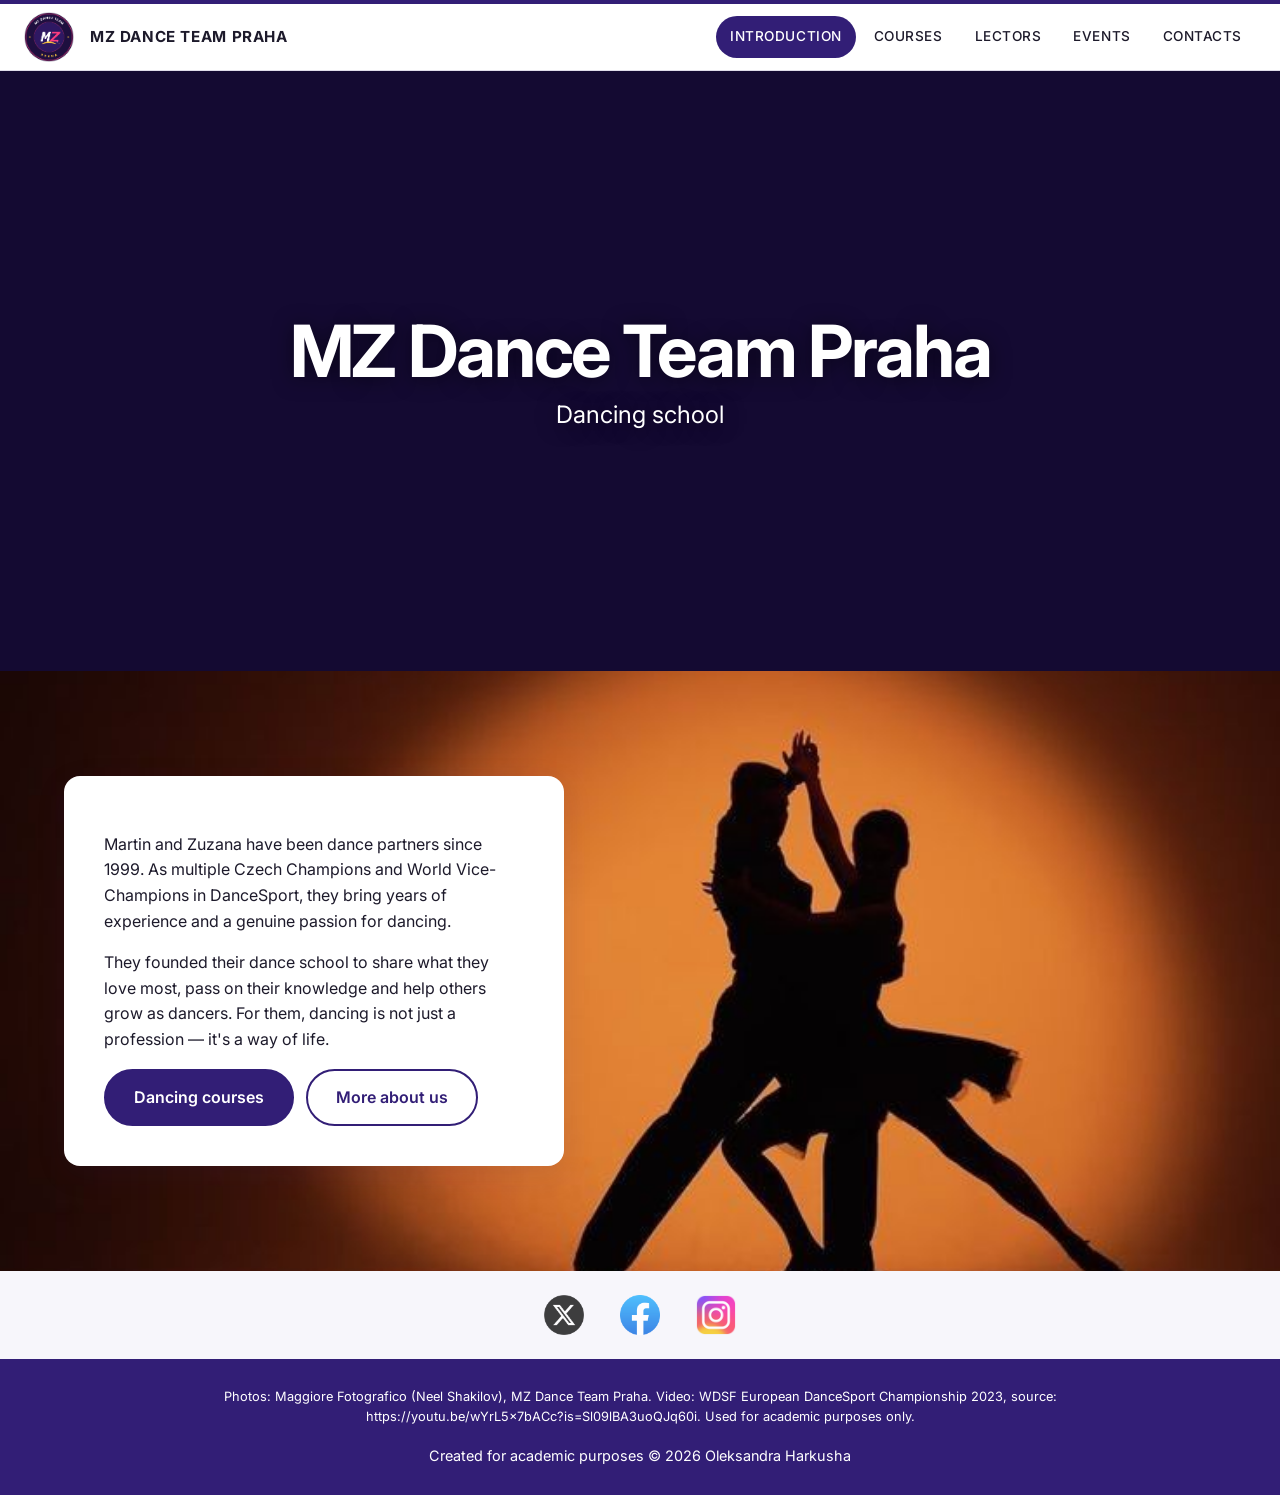
<file: docs/index.html>
<!DOCTYPE html>
<html lang="en">
<head>
    <meta charset="UTF-8">
    <meta name="viewport" content="width=device-width, initial-scale=1.0">
    <meta name="author" content="Oleksandra Harkusha">
    <meta name="keywords" content="Dance, dance class, Praha, MZ Dance Team Praha">
    <meta name="description" content="This page is an introduction page for MZ Dance Team Praha">
    <title>MZ Dance Team Praha - Introduction</title>
    <link rel="icon" type="image/x-icon" href="./assets/img/favicon1.ico">
    <link rel="stylesheet" href="./assets/css/styles.css">
    <link rel="preconnect" href="https://fonts.googleapis.com">
    <link rel="preconnect" href="https://fonts.gstatic.com" crossorigin>
    <link href="https://fonts.googleapis.com/css2?family=Inter:wght@400;500;600;700;800&display=swap" rel="stylesheet">

</head>
<body>

<header>
    <a href="" class="logo">
        <img src="./assets/img/logo1.png" alt="MZ Dance Team">
    </a>
    <div class="company-name">MZ Dance Team Praha</div>
    <nav>
        <a class="active-nav" href="">Introduction</a>
        <a href="courses">Courses</a>
        <a href="lectors">Lectors</a>
        <a href="events">Events</a>
        <a href="contacts">Contacts</a>
    </nav>
</header>
<main>
    <div class="video-showcase">
        <video autoplay muted loop playsinline class="showcase-bg">
            <source src="./assets/img/intro-video1.mp4" type="video/mp4">
            Your browser does not support the video tag.
        </video>

        <div class="video-content">
            <h1>MZ Dance Team Praha</h1>
            <h2>Dancing school</h2>

        </div>
    </div>
    <div class="img-showcase">
        <img src="./assets/img/couple1.jpg" alt="Dancing couple" class="showcase-bg">

        <div class="img-content">
            <p>
                Martin and Zuzana have been dance partners since 1999. As multiple Czech Champions and World Vice-Champions in DanceSport, they bring years of experience and a genuine passion for dancing.
            </p>
            <p>
                They founded their dance school to share what they love most, pass on their knowledge and help others grow as dancers. For them, dancing is not just a profession — it's a way of life.
            </p>
            <div class="img-buttons">
                <a href="courses" class="btn">Dancing courses</a>
                <a href="lectors" class="btn">More about us</a>
            </div>
        </div>
    </div>
</main>
<footer>
    <div class="social-icons">
        <a href="https://x.com/macadmacad" target="_blank" class="social-icon-x">X</a>
        <a href="https://www.facebook.com/MZDanceTeam" target="_blank" class="social-icon-facebook">Facebook</a>
        <a href="https://www.instagram.com/mzdanceteampraha/" target="_blank"
           class="social-icon-instagram">Instagram</a>
    </div>
    <div class="credits">
        <p>Photos: Maggiore Fotografico (Neel Shakilov), MZ Dance Team Praha. Video: WDSF European DanceSport Championship 2023, source: https://youtu.be/wYrL5x7bACc?is=Sl09lBA3uoQJq60i. Used for academic purposes only.</p>
    </div>
    <div class="copyright">Created for academic purposes &copy; 2026 Oleksandra Harkusha</div>
</footer>
</body>
</html>
</file>
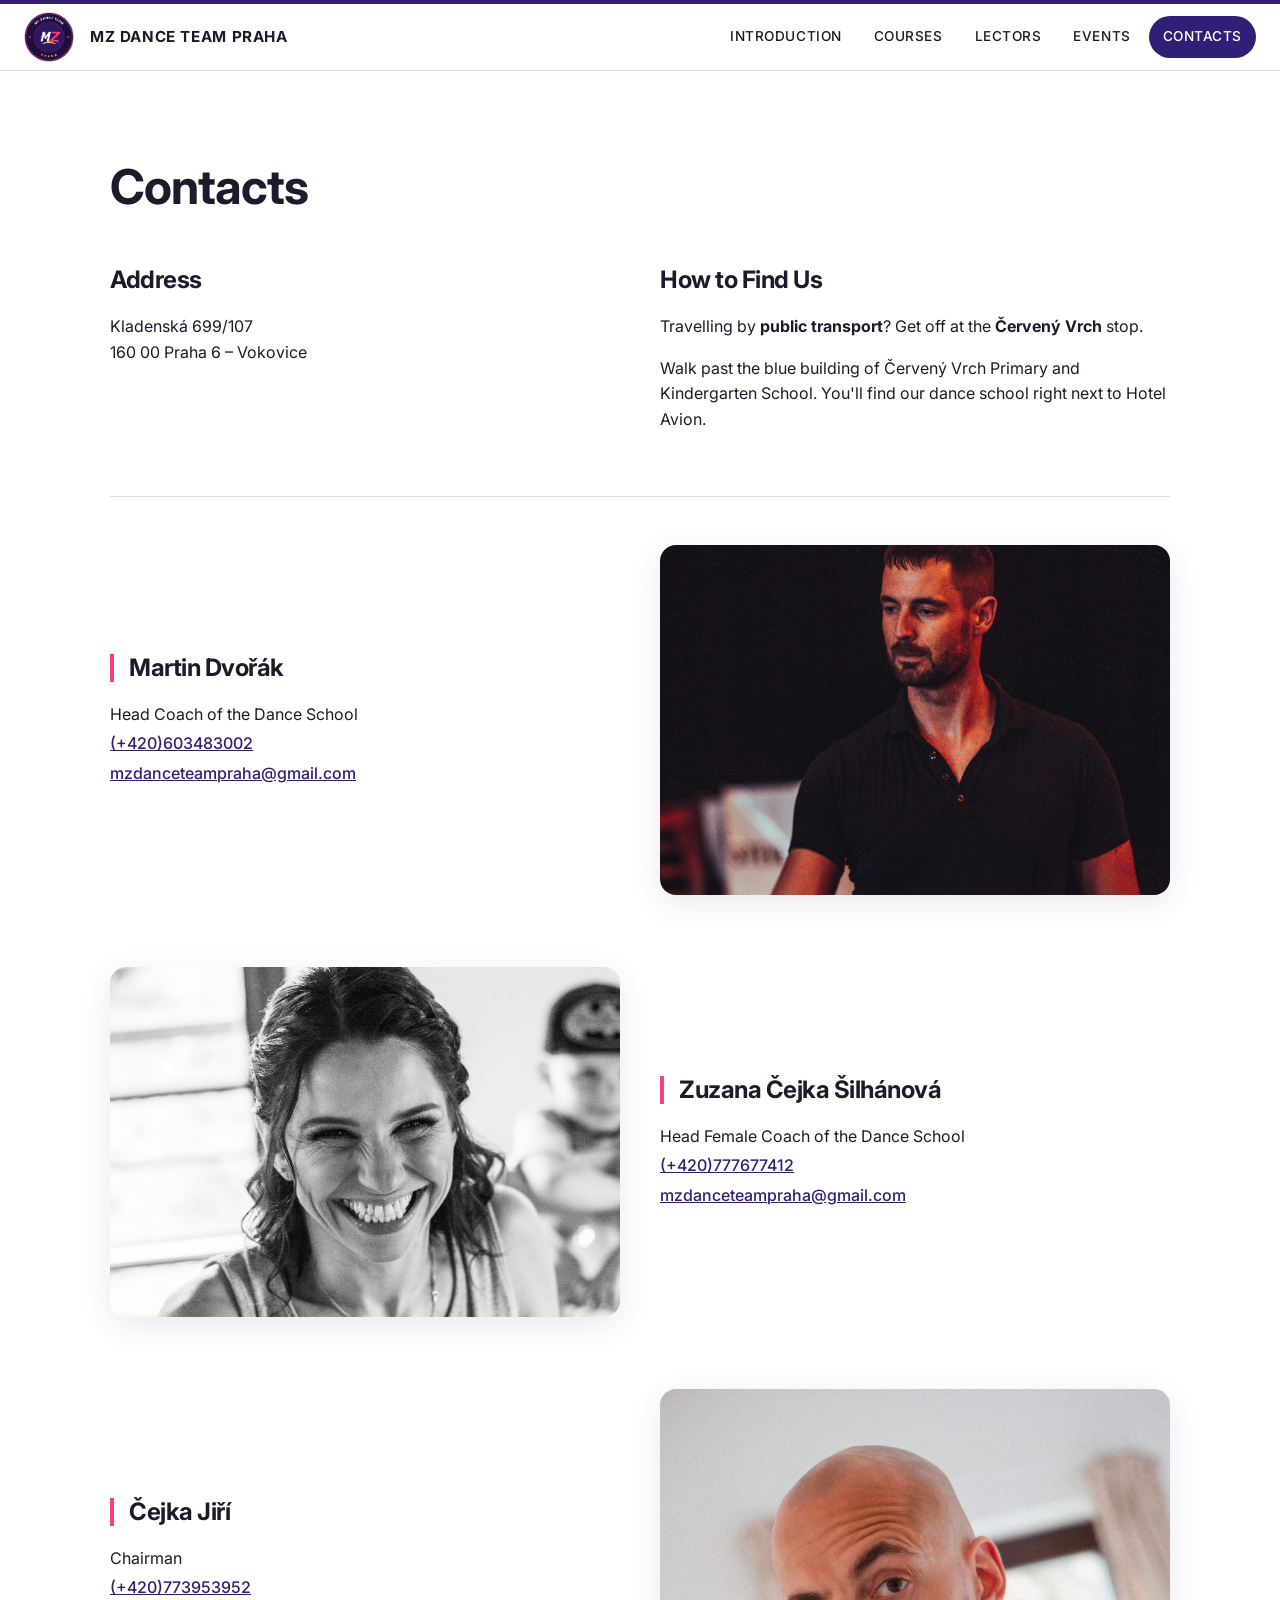
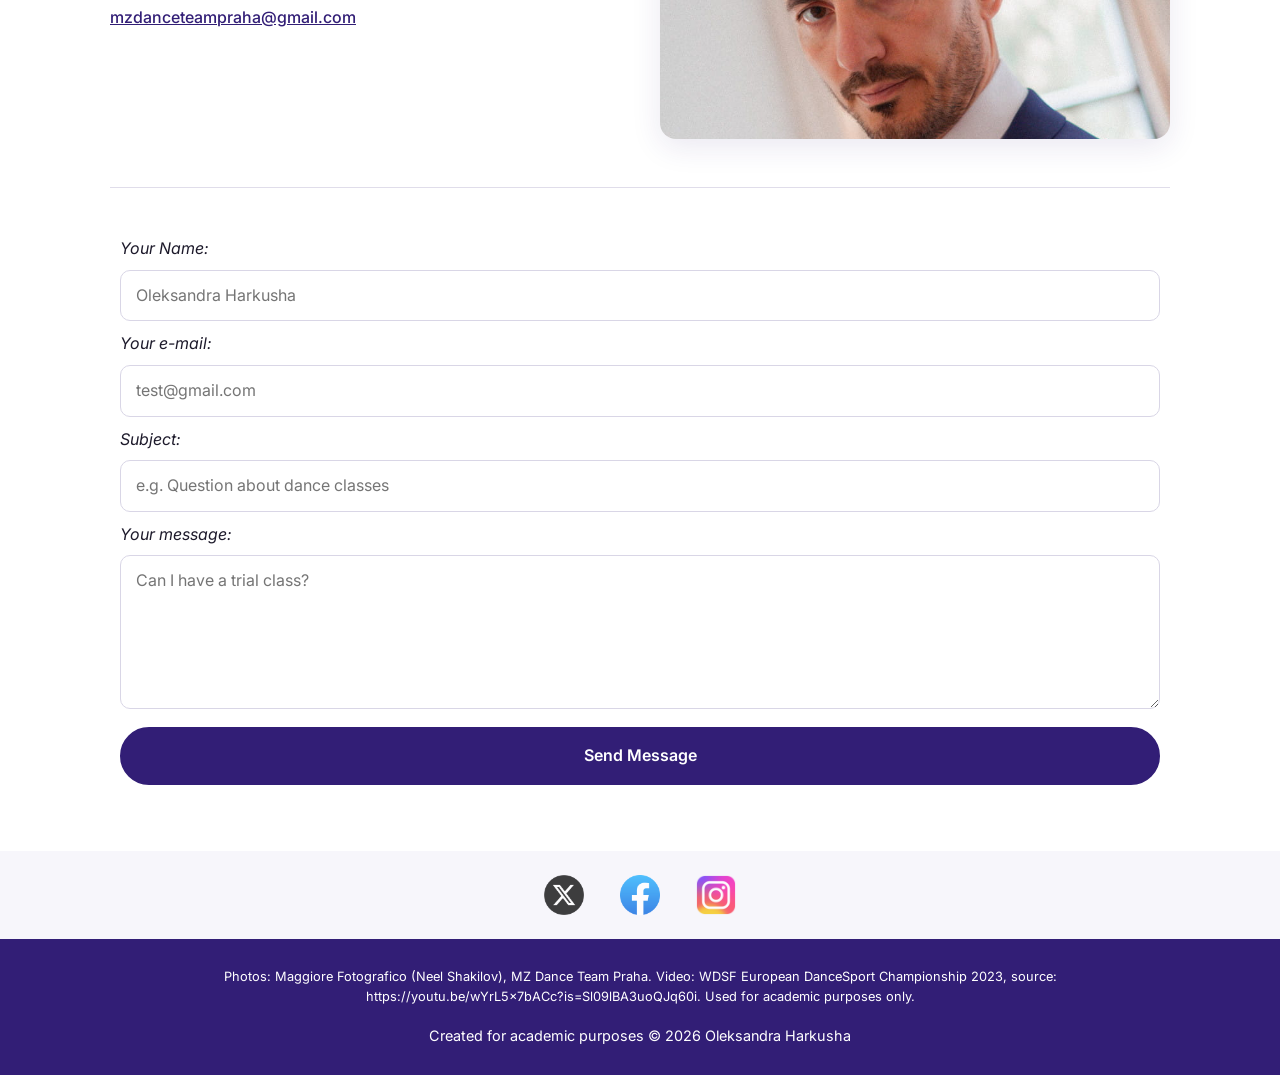
<file: docs/contacts/index.html>
<!DOCTYPE html>
<html lang="en">
<head>
    <meta charset="UTF-8">
    <meta name="viewport" content="width=device-width, initial-scale=1.0">
    <meta name="author" content="Oleksandra Harkusha">
    <meta name="keywords" content="Dance, dance class, contacts, Praha, MZ Dance Team Praha">
    <meta name="description" content="This page is about MZ Dance Team Praha contacts">
    <title>Contacts - MZ Dance Team Praha</title>
    <link rel="stylesheet" href="../assets/css/styles.css">
    <link rel="icon" type="image/x-icon" href="../assets/img/favicon1.ico">

    <link rel="preconnect" href="https://fonts.googleapis.com">
    <link rel="preconnect" href="https://fonts.gstatic.com" crossorigin>
    <link href="https://fonts.googleapis.com/css2?family=Inter:wght@400;500;600;700;800&display=swap" rel="stylesheet">
</head>
<body>

<header>
    <a href=".." class="logo">
        <img src="../assets/img/logo1.png" alt="MZ Dance Team">
    </a>
    <div class="company-name">MZ Dance Team Praha</div>
    <nav>
        <a href="..">Introduction</a>
        <a href="../courses">Courses</a>
        <a href="../lectors">Lectors</a>
        <a href="../events">Events</a>
        <a href="" class="active-nav">Contacts</a>
    </nav>
</header>

<main class="cards-container">
    <h1>Contacts</h1>
    <div class="contacts-wrapper  bottom-line">
        <section class="contact-info">
            <h2>Address</h2>
            <p>
                Kladenská 699/107<br>
                160 00 Praha 6 – Vokovice
            </p>
        </section>

        <section class="contact-info">
            <h2>How to Find Us</h2>
            <p>Travelling by <strong>public transport</strong>? Get off at the <strong>Červený Vrch</strong> stop.</p>
            <p>Walk past the blue building of Červený Vrch Primary and Kindergarten School. You'll find our dance school right next to Hotel Avion.</p>
        </section>
    </div>

    <div class="cards-list bottom-line">
        <article class="card">
            <div class="course-info">
                <h2>Martin Dvořák</h2>
                <div>Head Coach of the Dance School</div>
                <a href="tel:(+420)603483002">(+420)603483002</a>
                <a href="mailto:mzdanceteampraha@gmail.com">mzdanceteampraha@gmail.com</a>
            </div>
            <div class="course-image">
                <img src="../assets/img/lectors/martin.jpg" alt="Martin">
            </div>
        </article>

        <article class="card reverse">
            <div class="course-info">
                <h2>Zuzana Čejka Šilhánová</h2>
                <div>Head Female Coach of the Dance School</div>
                <a href="tel:(+420)777677412">(+420)777677412</a>
                <a href="mailto:mzdanceteampraha@gmail.com">mzdanceteampraha@gmail.com</a>
            </div>
            <div class="course-image">
                <img src="../assets/img/lectors/zuzka.jpg" alt="Zuzana">
            </div>
        </article>

        <article class="card">
            <div class="course-info">
                <h2>Čejka Jiří</h2>
                <div>Chairman</div>
                <a href="tel:(+420)773953952">(+420)773953952</a>
                <a href="mailto:mzdanceteampraha@gmail.com">mzdanceteampraha@gmail.com</a>
            </div>
            <div class="course-image">
                <img src="../assets/img/lectors/chairman.jpg" alt="Čejka Jiří photo">
            </div>
        </article>
    </div>

    <form action="mailto:mzdanceteampraha1@gmail.com" method="post" enctype="text/plain">
        <div class="form-group">
            <label for="name">Your Name:</label>
            <input type="text" id="name" name="name" required placeholder="Oleksandra Harkusha">
        </div>

        <div class="form-group">
            <label for="email">Your e-mail:</label>
            <input type="email" id="email" name="email" required placeholder="test@gmail.com">
        </div>

        <div class="form-group">
            <label for="subject">Subject:</label>
            <input type="text" id="subject" name="subject" placeholder="e.g. Question about dance classes">
        </div>

        <div class="form-group">
            <label for="message">Your message:</label>
            <textarea id="message" name="message" rows="5" required placeholder="Can I have a trial class?"></textarea>
        </div>
        <div class="form-group">
            <button type="submit" class="btn submit-btn">Send Message</button>
        </div>
    </form>

</main>

<footer>
    <div class="social-icons">
        <a href="https://x.com/macadmacad" target="_blank" class="social-icon-x">X</a>
        <a href="https://www.facebook.com/MZDanceTeam" target="_blank" class="social-icon-facebook">Facebook</a>
        <a href="https://www.instagram.com/mzdanceteampraha/" target="_blank"
           class="social-icon-instagram">Instagram</a>
    </div>
    <div class="credits">
        <p>Photos: Maggiore Fotografico (Neel Shakilov), MZ Dance Team Praha. Video: WDSF European DanceSport Championship 2023, source: https://youtu.be/wYrL5x7bACc?is=Sl09lBA3uoQJq60i. Used for academic purposes only.</p>
    </div>
    <div class="copyright">Created for academic purposes &copy; 2026 Oleksandra Harkusha</div>
</footer>
</body>
</html>
</file>
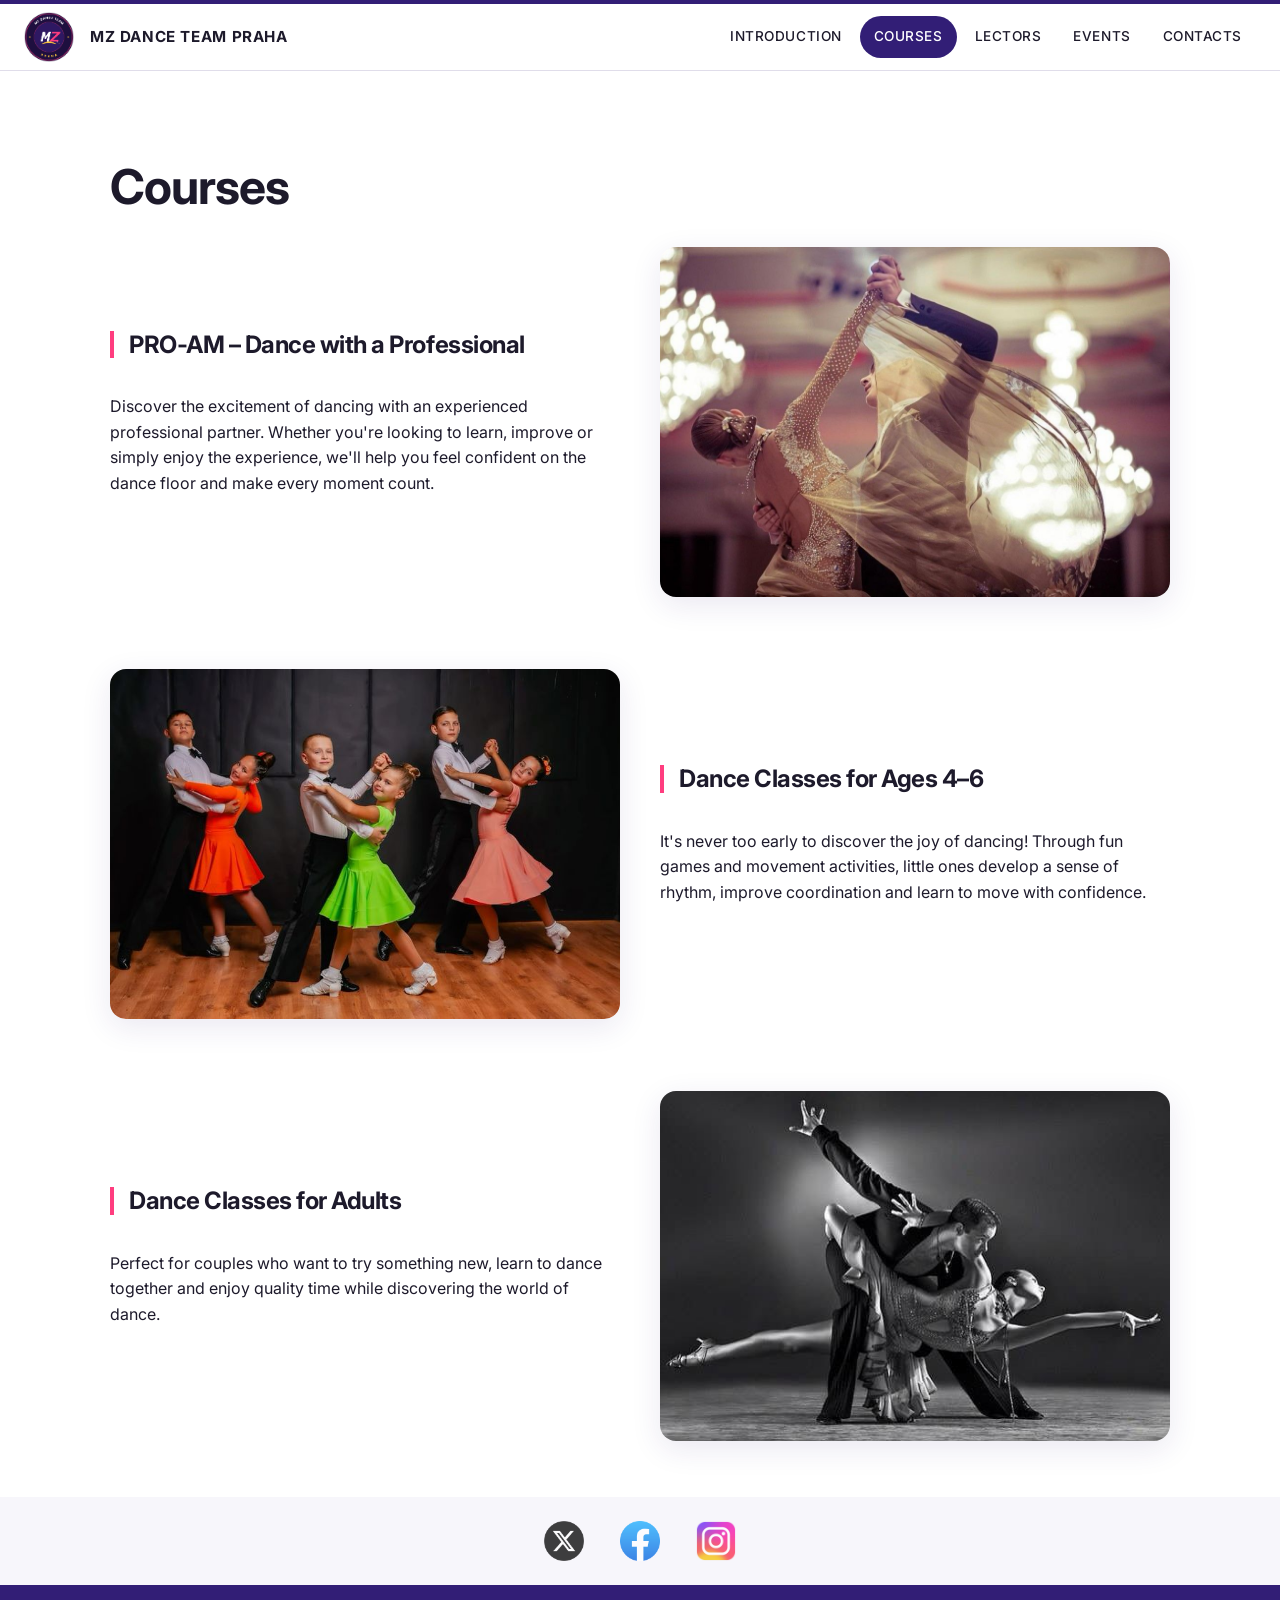
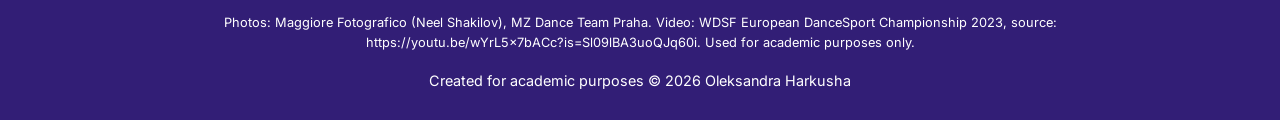
<file: docs/courses/index.html>
<!DOCTYPE html>
<html lang="en">
<head>
    <meta charset="UTF-8">
    <meta name="viewport" content="width=device-width, initial-scale=1.0">
    <meta name="author" content="Oleksandra Harkusha">
    <meta name="keywords" content="Dance, dance class, courses, Praha, MZ Dance Team Praha">
    <meta name="description" content="This page is about courses by MZ Dance Team Praha">
    <title>Courses - MZ Dance Team Praha</title>
    <link rel="stylesheet" href="../assets/css/styles.css">
    <link rel="icon" type="image/x-icon" href="../assets/img/favicon1.ico">

    <link rel="preconnect" href="https://fonts.googleapis.com">
    <link rel="preconnect" href="https://fonts.gstatic.com" crossorigin>
    <link href="https://fonts.googleapis.com/css2?family=Inter:wght@400;500;600;700;800&display=swap" rel="stylesheet">
</head>
<body>
<header>
    <a href=".." class="logo">
        <img src="../assets/img/logo1.png" alt="MZ Dance Team">
    </a>
    <div class="company-name">MZ Dance Team Praha</div>
    <nav>
        <a href="..">Introduction</a>
        <a href="" class="active-nav">Courses</a>
        <a href="../lectors">Lectors</a>
        <a href="../events">Events</a>
        <a href="../contacts">Contacts</a>
    </nav>
</header>

<main class="cards-container">
    <h1 class="page-title">Courses</h1>

    <div class="cards-list">
        <article class="card">
            <div class="course-info">
                <h2>PRO-AM – Dance with a Professional</h2>
                <p>Discover the excitement of dancing with an experienced professional partner. Whether you're looking to learn, improve or simply enjoy the experience, we'll help you feel confident on the dance floor and make every moment count.</p>
            </div>
            <div class="course-image">
                <img src="../assets/img/courses/course1.jpg" alt="PRO-AM">
            </div>
        </article>

        <article class="card reverse">
            <div class="course-info">
                <h2>Dance Classes for Ages 4–6</h2>
                <p>It's never too early to discover the joy of dancing! Through fun games and movement activities, little ones develop a sense of rhythm, improve coordination and learn to move with confidence.</p>
            </div>
            <div class="course-image">
                <img src="../assets/img/courses/course2.jpg" alt="Dance Classes for Ages 4–6">
            </div>
        </article>

        <article class="card">
            <div class="course-info">
                <h2>Dance Classes for Adults</h2>
                <p>Perfect for couples who want to try something new, learn to dance together and enjoy quality time while discovering the world of dance.</p>
            </div>
            <div class="course-image">
                <img src="../assets/img/courses/course3.jpg" alt="Dance Classes for Adults">
            </div>
        </article>
    </div>
</main>

<footer>
    <div class="social-icons">
        <a href="https://x.com/macadmacad" target="_blank" class="social-icon-x">X</a>
        <a href="https://www.facebook.com/MZDanceTeam" target="_blank" class="social-icon-facebook">Facebook</a>
        <a href="https://www.instagram.com/mzdanceteampraha/" target="_blank"
           class="social-icon-instagram">Instagram</a>
    </div>
    <div class="credits">
        <p>Photos: Maggiore Fotografico (Neel Shakilov), MZ Dance Team Praha. Video: WDSF European DanceSport Championship 2023, source: https://youtu.be/wYrL5x7bACc?is=Sl09lBA3uoQJq60i. Used for academic purposes only.</p>
    </div>
    <div class="copyright">Created for academic purposes &copy; 2026 Oleksandra Harkusha</div>
</footer>
</body>
</html>
</file>
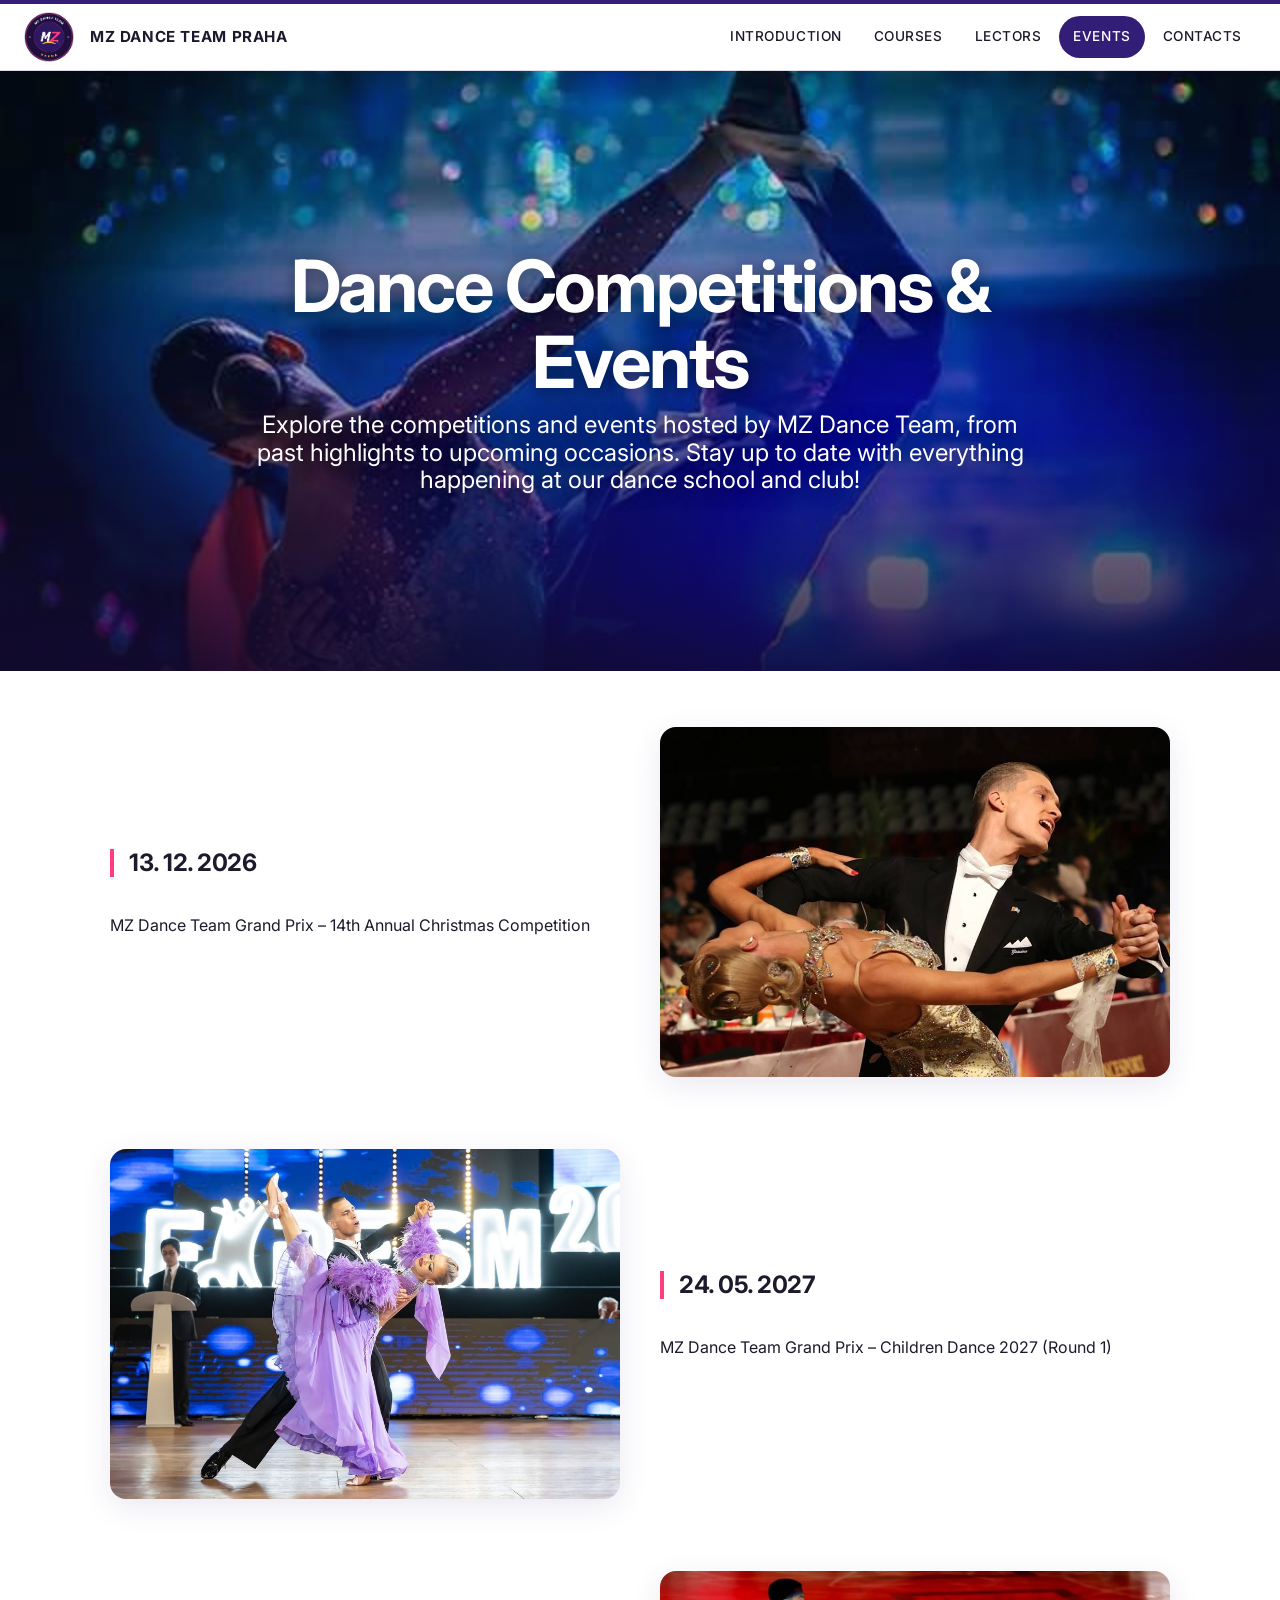
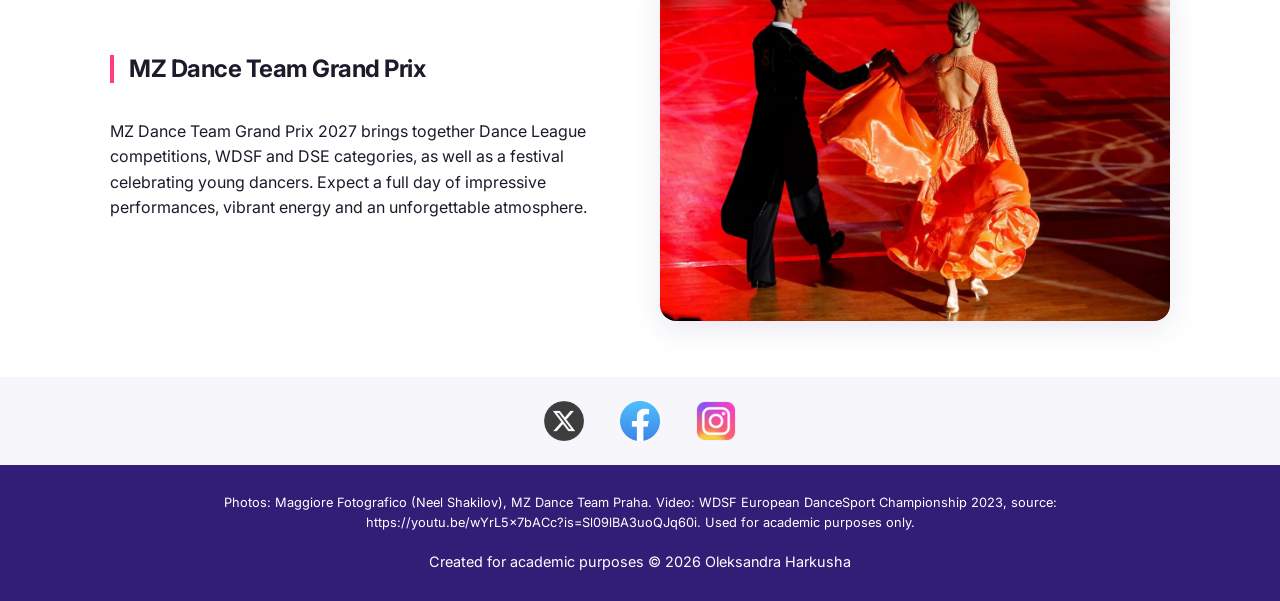
<file: docs/events/index.html>
<!DOCTYPE html>
<html lang="en">
<head>
    <meta charset="UTF-8">
    <meta name="viewport" content="width=device-width, initial-scale=1.0">
    <meta name="author" content="Oleksandra Harkusha">
    <meta name="keywords" content="Dance, dance class, events, Praha, MZ Dance Team Praha">
    <meta name="description" content="This page is about events with MZ Dance Team Praha">
    <title>Events - MZ Dance Team Praha</title>
    <link rel="stylesheet" href="../assets/css/styles.css">
    <link rel="icon" type="image/x-icon" href="../assets/img/favicon1.ico">

    <link rel="preconnect" href="https://fonts.googleapis.com">
    <link rel="preconnect" href="https://fonts.gstatic.com" crossorigin>
    <link href="https://fonts.googleapis.com/css2?family=Inter:wght@400;500;600;700;800&display=swap" rel="stylesheet">
</head>
<body>
<header>
    <a href=".." class="logo">
        <img src="../assets/img/logo1.png" alt="MZ Dance Team">
    </a>
    <div class="company-name">MZ Dance Team Praha</div>
    <nav>
        <a href="..">Introduction</a>
        <a href="../courses">Courses</a>
        <a href="../lectors">Lectors</a>
        <a href="" class="active-nav">Events</a>
        <a href="../contacts">Contacts</a>
    </nav>
</header>

<main>
    <div class="video-showcase">
        <img src="../assets/img/event/event1.jpg" alt="MZ Dance Team" class="showcase-bg">

        <div class="video-content">
            <h1>Dance Competitions & Events</h1>
            <h2>Explore the competitions and events hosted by MZ Dance Team, from past highlights to upcoming occasions. Stay up to date with everything happening at our dance school and club!</h2>
        </div>
    </div>

<div class="cards-container cards-list">
    <article class="card">
        <div class="course-info">
            <h2>13. 12. 2026</h2>
            <p>MZ Dance Team Grand Prix – 14th Annual Christmas Competition</p>
        </div>
        <div class="course-image">
            <img src="../assets/img/event/event2.jpg" alt="MZ Dance Team">
        </div>
    </article>

    <article class="card reverse">
        <div class="course-info">
            <h2>24. 05. 2027</h2>
            <p>MZ Dance Team Grand Prix – Children Dance 2027 (Round 1)</p>
        </div>
        <div class="course-image">
            <img src="../assets/img/event/event3.jpg" alt="MZ Dance Team">
        </div>
    </article>

    <article class="card">
        <div class="course-info">
            <h2>MZ Dance Team Grand Prix</h2>
            <p>MZ Dance Team Grand Prix 2027 brings together Dance League competitions, WDSF and DSE categories, as well as a festival celebrating young dancers. Expect a full day of impressive performances, vibrant energy and an unforgettable atmosphere.</p>
        </div>
        <div class="course-image">
            <img src="../assets/img/event/event4.jpg" alt="MZ Dance Team Grand Prix">
        </div>
    </article>
</div>
</main>

<footer>
    <div class="social-icons">
        <a href="https://x.com/macadmacad" target="_blank" class="social-icon-x">X</a>
        <a href="https://www.facebook.com/MZDanceTeam" target="_blank" class="social-icon-facebook">Facebook</a>
        <a href="https://www.instagram.com/mzdanceteampraha/" target="_blank"
           class="social-icon-instagram">Instagram</a>
    </div>
    <div class="credits">
        <p>Photos: Maggiore Fotografico (Neel Shakilov), MZ Dance Team Praha. Video: WDSF European DanceSport Championship 2023, source: https://youtu.be/wYrL5x7bACc?is=Sl09lBA3uoQJq60i. Used for academic purposes only.</p>
    </div>
    <div class="copyright">Created for academic purposes &copy; 2026 Oleksandra Harkusha</div>
</footer>
</body>
</html>
</file>
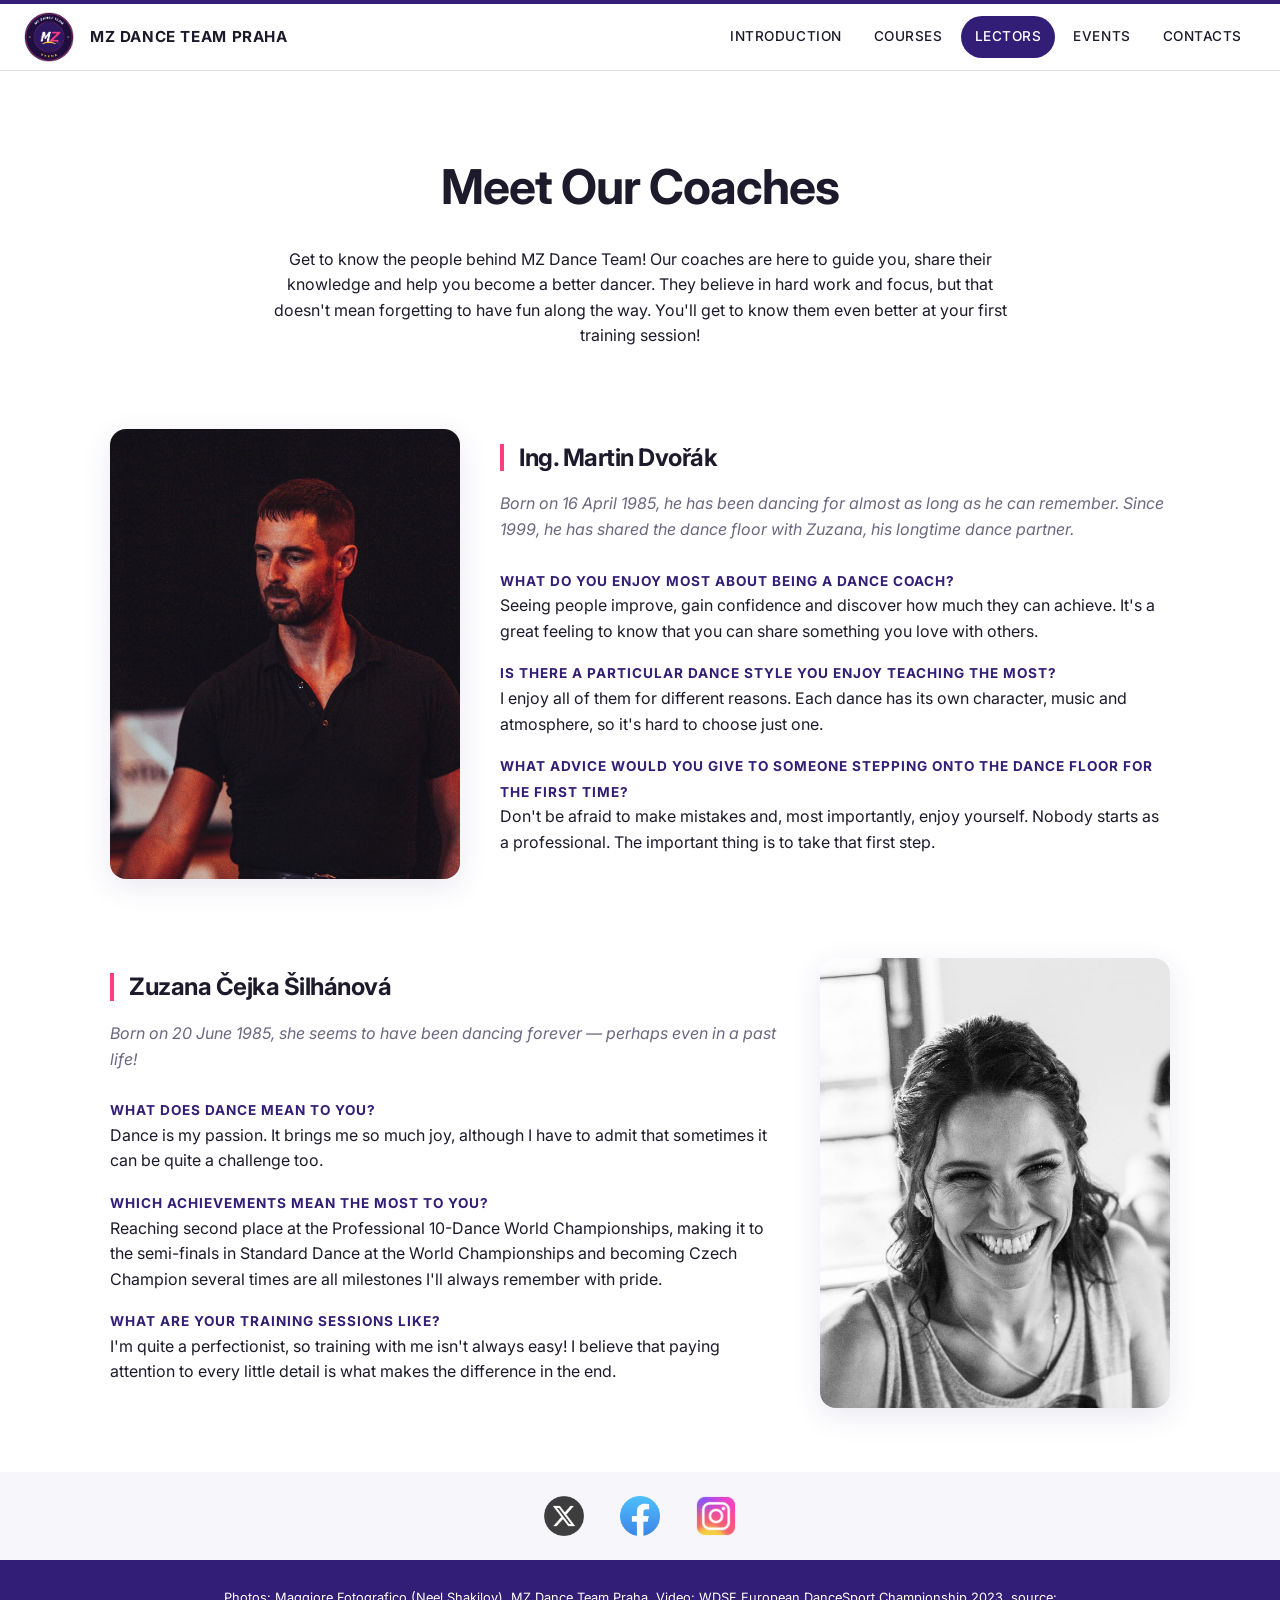
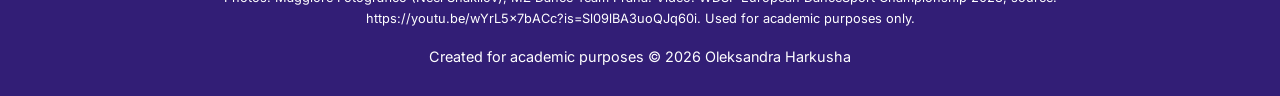
<file: docs/lectors/index.html>
<!DOCTYPE html>
<html lang="en">
<head>
    <meta charset="UTF-8">
    <meta name="viewport" content="width=device-width, initial-scale=1.0">
    <meta name="author" content="Oleksandra Harkusha">
    <meta name="keywords" content="Dance, dance class, lectors, Praha, MZ Dance Team Praha">
    <meta name="description" content="This page is about lectors in MZ Dance Team Praha">
    <title>Lectors - MZ Dance Team Praha</title>
    <link rel="stylesheet" href="../assets/css/styles.css">
    <link rel="icon" type="image/x-icon" href="../assets/img/favicon1.ico">

    <link rel="preconnect" href="https://fonts.googleapis.com">
    <link rel="preconnect" href="https://fonts.gstatic.com" crossorigin>
    <link href="https://fonts.googleapis.com/css2?family=Inter:wght@400;500;600;700;800&display=swap" rel="stylesheet">
</head>
<body>

<header>
    <a href=".." class="logo">
        <img src="../assets/img/logo1.png" alt="MZ Dance Team">
    </a>
    <div class="company-name">MZ Dance Team Praha</div>
    <nav>
        <a href="..">Introduction</a>
        <a href="../courses">Courses</a>
        <a href="" class="active-nav">Lectors</a>
        <a href="../events">Events</a>
        <a href="../contacts">Contacts</a>
    </nav>
</header>
<main class="cards-container">
    <div class="trainers-header">
        <h1>Meet Our Coaches</h1>
        <p>Get to know the people behind MZ Dance Team! Our coaches are here to guide you, share their knowledge and help you become a better dancer. They believe in hard work and focus, but that doesn't mean forgetting to have fun along the way. You'll get to know them even better at your first training session!</p>
    </div>

    <div class="cards-list">
        <article class="card">
            <div class="trainer-media">
                <img src="../assets/img/lectors/martin.jpg" alt="Ing. Martin Dvořák">
            </div>
            <div class="trainer-content">
                <h2>Ing. Martin Dvořák</h2>
                <p class="birth-date">Born on 16 April 1985, he has been dancing for almost as long as he can remember. Since 1999, he has shared the dance floor with Zuzana, his longtime dance partner.</p>

                <div class="q-and-a">
                    <p><strong>What do you enjoy most about being a dance coach?</strong><br>
                        Seeing people improve, gain confidence and discover how much they can achieve. It's a great feeling to know that you can share something you love with others.</p>

                    <p><strong>Is there a particular dance style you enjoy teaching the most?</strong><br>
                        I enjoy all of them for different reasons. Each dance has its own character, music and atmosphere, so it's hard to choose just one.</p>

                    <p><strong>What advice would you give to someone stepping onto the dance floor for the first time?</strong><br>
                        Don't be afraid to make mistakes and, most importantly, enjoy yourself. Nobody starts as a professional. The important thing is to take that first step.</p>
                </div>
            </div>
        </article>

        <article class="card reverse">
            <div class="trainer-media">
                <img src="../assets/img/lectors/zuzka.jpg" alt="Zuzana Čejka Šilhánová">
            </div>
            <div class="trainer-content">
                <h2>Zuzana Čejka Šilhánová</h2>
                <p class="birth-date">Born on 20 June 1985, she seems to have been dancing forever — perhaps even in a past life!</p>

                <div class="q-and-a">
                    <p><strong>What does dance mean to you?</strong><br>
                        Dance is my passion. It brings me so much joy, although I have to admit that sometimes it can be quite a challenge too.</p>

                    <p><strong>Which achievements mean the most to you?</strong><br>
                        Reaching second place at the Professional 10-Dance World Championships, making it to the semi-finals in Standard Dance at the World Championships and becoming Czech Champion several times are all milestones I'll always remember with pride.</p>

                    <p><strong>What are your training sessions like?</strong><br>
                        I'm quite a perfectionist, so training with me isn't always easy! I believe that paying attention to every little detail is what makes the difference in the end.</p>
                </div>
            </div>
        </article>
    </div>
</main>
<footer>
    <div class="social-icons">
        <a href="https://x.com/macadmacad" target="_blank" class="social-icon-x">X</a>
        <a href="https://www.facebook.com/MZDanceTeam" target="_blank" class="social-icon-facebook">Facebook</a>
        <a href="https://www.instagram.com/mzdanceteampraha/" target="_blank"
           class="social-icon-instagram">Instagram</a>
    </div>
    <div class="credits">
        <p>Photos: Maggiore Fotografico (Neel Shakilov), MZ Dance Team Praha. Video: WDSF European DanceSport Championship 2023, source: https://youtu.be/wYrL5x7bACc?is=Sl09lBA3uoQJq60i. Used for academic purposes only.</p>
    </div>
    <div class="copyright">Created for academic purposes &copy; 2026 Oleksandra Harkusha</div>
</footer>
</body>
</html>
</file>
<file: docs/assets/css/styles.css>
:root {
    --primary-purple: #321e76;
    --accent-pink: #ff3d7f;
    --accent-pink-dark: #d81b60; 
    --surface: #f7f6fb;
    --text: #1d1a2b;
    --muted: #6b6880;
    --radius: 16px;
    --shadow: 0 8px 30px rgba(50, 30, 118, 0.10);
    --rule: 1px solid rgba(50, 30, 118, 0.15);
    --default-gap: 40px;
    --list-gap: 72px;
}

@media print {
    :root {
        --primary-purple: black;
        --text: black;
        --rule: 3px solid black;
        --default-gap: 10px;
        --list-gap: 10px;
    }
}

* {
    box-sizing: border-box; 
}

body {
    font-family: 'Inter', system-ui, -apple-system, 'Segoe UI', Roboto, Arial, sans-serif;
    color: var(--text);
    line-height: 1.6;
    margin: 0;
    -webkit-font-smoothing: antialiased;
}

h1, h2 {
    line-height: 1.15;
    letter-spacing: -0.02em;
}

h1 {
    font-size: clamp(2rem, 4vw, 3rem);
}

:focus-visible {
    outline: 3px solid var(--accent-pink);
    outline-offset: 2px;
}

/* Header */
header {
    position: sticky;
    top: 0;
    z-index: 10;
    display: flex;
    align-items: center;
    justify-content: space-between;
    gap: 16px;
    padding: 8px 24px;
    background: rgba(255, 255, 255, 0.85);
    border-top: 4px solid var(--primary-purple);
    border-bottom: var(--rule);
}

.logo {
    display: block;
    flex-shrink: 0;
    line-height: 0; 
}

.logo img {
    display: block;
    width: 50px;
    height: 50px;
}

.company-name {
    margin-right: auto; 
    font-size: 0.95rem;
    font-weight: 700;
    letter-spacing: 0.04em;
    text-transform: uppercase;
}

nav {
    display: flex;
    flex-wrap: wrap;
    gap: 4px;
}

nav a {
    display: inline-block;
    padding: 10px 14px;
    border-radius: 999px;
    color: var(--text);
    font-size: 0.85rem;
    font-weight: 500;
    letter-spacing: 0.04em;
    text-decoration: none;
    text-transform: uppercase;
    transition: background-color 0.2s, color 0.2s;
}

nav a:hover {
    background-color: rgba(50, 30, 118, 0.08);
    color: var(--primary-purple);
}

nav a.active-nav,
nav a.active-nav:hover {
    background-color: var(--primary-purple);
    color: white;
}

/* Introduction page */
.video-showcase, .img-showcase {
    position: relative;
    width: 100%;
    height: auto;
    min-height: 600px;
    display: flex;
    align-items: center;
    overflow: hidden;
    z-index: 1;
}

.video-showcase {
    padding: 80px 0;
    justify-content: center;
    background-color: #140a32; 
}

.video-showcase::before,
.video-content {
    pointer-events: none;
}

.video-showcase::before {
    content: "";
    position: absolute;
    top: 0; right: 0; bottom: 0; left: 0;
    z-index: 1;
    background: linear-gradient(to top, rgba(20, 10, 50, 0.85), rgba(20, 10, 50, 0.15) 65%);
}

.img-showcase {
    padding: 40px 0;
    justify-content: flex-start;
}

@media (max-width: 900px) {
    .video-showcase, .img-showcase {
        min-height: 320px;
        max-height: 50vh;
    }

    .video-showcase { padding: 40px 0; }
    .img-showcase   { max-height: none; min-height: 420px; }
}

.showcase-bg {
    position: absolute;
    width: 100%;
    height: 100%;
    object-fit: cover;
}

.video-content {
    width: 100%;
    z-index: 2;
    padding: 0 20px;
}

.video-content h1, .video-content h2 {
    color: white;
    text-align: center;
    max-width: 800px;
    margin: 0 auto;
    padding: 0;
    text-shadow: 0 2px 20px rgba(0, 0, 0, 0.5);
}

.video-content h1 {
    font-size: clamp(2.2rem, 6vw, 4.5rem);
    line-height: 1.05;
    letter-spacing: -0.03em;
    margin-bottom: 12px;
}

.video-content h2 {
    font-size: clamp(1.05rem, 2.5vw, 1.5rem);
    font-weight: 400;
    letter-spacing: 0;
}

.img-content {
    position: relative;
    z-index: 2; 
    background-color: white;
    padding: 40px;
    margin-left: max(20px, 5vw);
    margin-right: 20px;
    max-width: 500px;
    border-radius: var(--radius);
    box-shadow: var(--shadow);
}

.img-buttons {
    display: flex;
    flex-wrap: wrap;
    gap: 12px;
}

.btn {
    display: inline-block;
    padding: 14px 28px;
    border: 2px solid var(--primary-purple);
    border-radius: 999px;
    background-color: var(--primary-purple);
    color: white;
    font: inherit;
    font-weight: 600;
    text-decoration: none;
    cursor: pointer;
    transition: transform 0.15s, background-color 0.2s, border-color 0.2s, color 0.2s;
}

.btn:hover {
    background-color: var(--accent-pink-dark);
    border-color: var(--accent-pink-dark);
    transform: translateY(-2px);
}

.img-buttons .btn:last-child {
    background-color: transparent;
    color: var(--primary-purple);
}

.img-buttons .btn:last-child:hover {
    background-color: var(--accent-pink-dark);
    color: white;
}

/* Cards common */
.cards-container {
    max-width: 1100px;
    margin: 0 auto;
    padding: 56px 20px;
}

.cards-list {
    display: flex;
    flex-direction: column;
    gap: var(--list-gap);
}

.card {
    display: flex;
    flex-direction: row;
    align-items: center;
    gap: var(--default-gap);
}

.card.reverse {
    flex-direction: row-reverse;
}

/* Courses */
.course-info, .course-image {
    display: flex;
    flex-direction: column;
    flex: 1;
}

.course-info h2, .trainer-content h2 {
    border-left: 4px solid var(--accent-pink);
    padding-left: 15px;
    margin-top: 0;
}

.course-info a {
    color: var(--primary-purple);
    font-weight: 500;
    text-decoration: underline;
    margin-top: 4px;
}

.course-info a:hover {
    text-decoration: underline;
}

.course-image img {
    width: 100%;
    height: 350px;
    object-fit: cover;
    border-radius: var(--radius);
    box-shadow: var(--shadow);
}

/* Lectors */
.trainers-header {
    max-width: 760px;
    margin: 0 auto 80px;
    text-align: center;
}

.trainer-media {
    flex: 0 0 350px;
    text-align: center;
}

.trainer-media img {
    width: 100%;
    height: 450px;
    object-fit: cover;
    border-radius: var(--radius);
    box-shadow: var(--shadow);
}

.trainer-content {
    flex: 1; 
}

.birth-date {
    font-style: italic;
    color: var(--muted);
    margin-bottom: 25px;
}

.q-and-a strong {
    color: var(--primary-purple);
    font-size: 0.85rem;
    text-transform: uppercase;
    letter-spacing: 1px;
}

.bottom-line {
    padding-bottom: 48px;
    border-bottom: var(--rule);
    margin-bottom: 48px;
}

/* Contacts */
.contacts-wrapper {
    display: flex;
    flex-direction: row;
    gap: var(--default-gap);
}

.contact-info {
    flex: 1;
}

.form-group {
    margin: 10px;
}

.form-group label {
    font-style: italic;
    margin-bottom: 8px;
    display: block;
}

input[type="text"],
input[type="email"],
textarea {
    width: 100%;
    padding: 12px 15px;
    border: 1px solid #d9d6e6;
    border-radius: 10px;
    font: inherit;
    transition: border-color 0.2s, box-shadow 0.2s;
}

textarea {
    resize: vertical;
}

input[type="text"]:focus,
input[type="email"]:focus,
textarea:focus {
    outline: none;
    border-color: var(--primary-purple);
    box-shadow: 0 0 0 4px rgba(50, 30, 118, 0.15);
}

.submit-btn {
    width: 100%;
}

/* Footer */
.copyright, .credits {
    text-align: center;
    color: white;
    background-color: var(--primary-purple);
    font-size: 0.9rem;
}

.credits {
    padding: 28px 20px 8px;
    font-size: 0.8rem;
}

.credits p {
    max-width: 900px;
    margin: 0 auto;
}

.copyright {
    padding: 8px 20px 28px;
}

.social-icons {
    background-color: var(--surface);
    padding: 24px 0;
    text-align: center;
}

.social-icons a {
    color: transparent;
    display: inline-block;
    background-size: contain;
    background-repeat: no-repeat;
    width: var(--default-gap);
    height: var(--default-gap);
    margin: 0 16px;
    opacity: 0.75;
    transition: opacity 0.2s, transform 0.2s;
}

.social-icons a:hover {
    opacity: 1;
    transform: translateY(-2px);
}

.social-icon-facebook {
    background-image: url("../img/social/facebook.png");
}

.social-icon-x {
    background-image: url("../img/social/x.png");
}

.social-icon-instagram {
    background-image: url("../img/social/instagram.png");
}

@media (prefers-reduced-motion: reduce) {
    * {
        transition: none !important;
    }

    .btn:hover, .social-icons a:hover {
        transform: none;
    }
}

/* Mobile View*/
@media (max-width: 900px) {
    .company-name {
        display: none; 
    }
}

@media (max-width: 768px) {
    header {
        flex-wrap: wrap;
        padding: 8px 12px;
    }

    nav {
        flex: 1;
        justify-content: flex-end;
        gap: 2px;
    }

    nav a {
        padding: 8px 10px;
        font-size: 0.78rem;
    }

    .cards-list {
        gap: 48px;
    }

    .card, .card.reverse {
        flex-direction: column; 
        gap: 20px;
        align-items: center;
    }

    .course-info, .course-image, .trainer-media {
        flex: none;
        width: 100%;
    }

    .trainer-media {
        max-width: 400px;
    }

    .contacts-wrapper {
        flex-direction: column;
        gap: 30px;
    }

    .img-content {
        padding: 28px;
        margin: 0 16px;
    }
}

/* Print */
@media print {
    header {
        position: static;
        background: none;
    }

    h1, h2, h3, .trainers-header, p {
        margin: 5px 0;
    }

    .contacts-wrapper {
        flex-direction: column;
        gap: 10px;
    }

    nav, img, form, .social-icons, .btn, .showcase-bg, .logo {
        display: none !important;
    }

    .video-showcase::before {
        display: none;
    }

    .video-content h1, .video-content h2 {
        color: black;
        background-color: transparent;
        text-shadow: none;
    }

    .cards-container, .img-content {
        padding: 10px;
        max-width: none;
        box-shadow: none;
    }

    .video-showcase, .img-showcase {
        position: relative;
        width: 100%;
        height: 100%;
        min-height: 0;
        padding: 10px;
        background: none;
        max-height: none;
        overflow: visible;
    }
}
</file>
